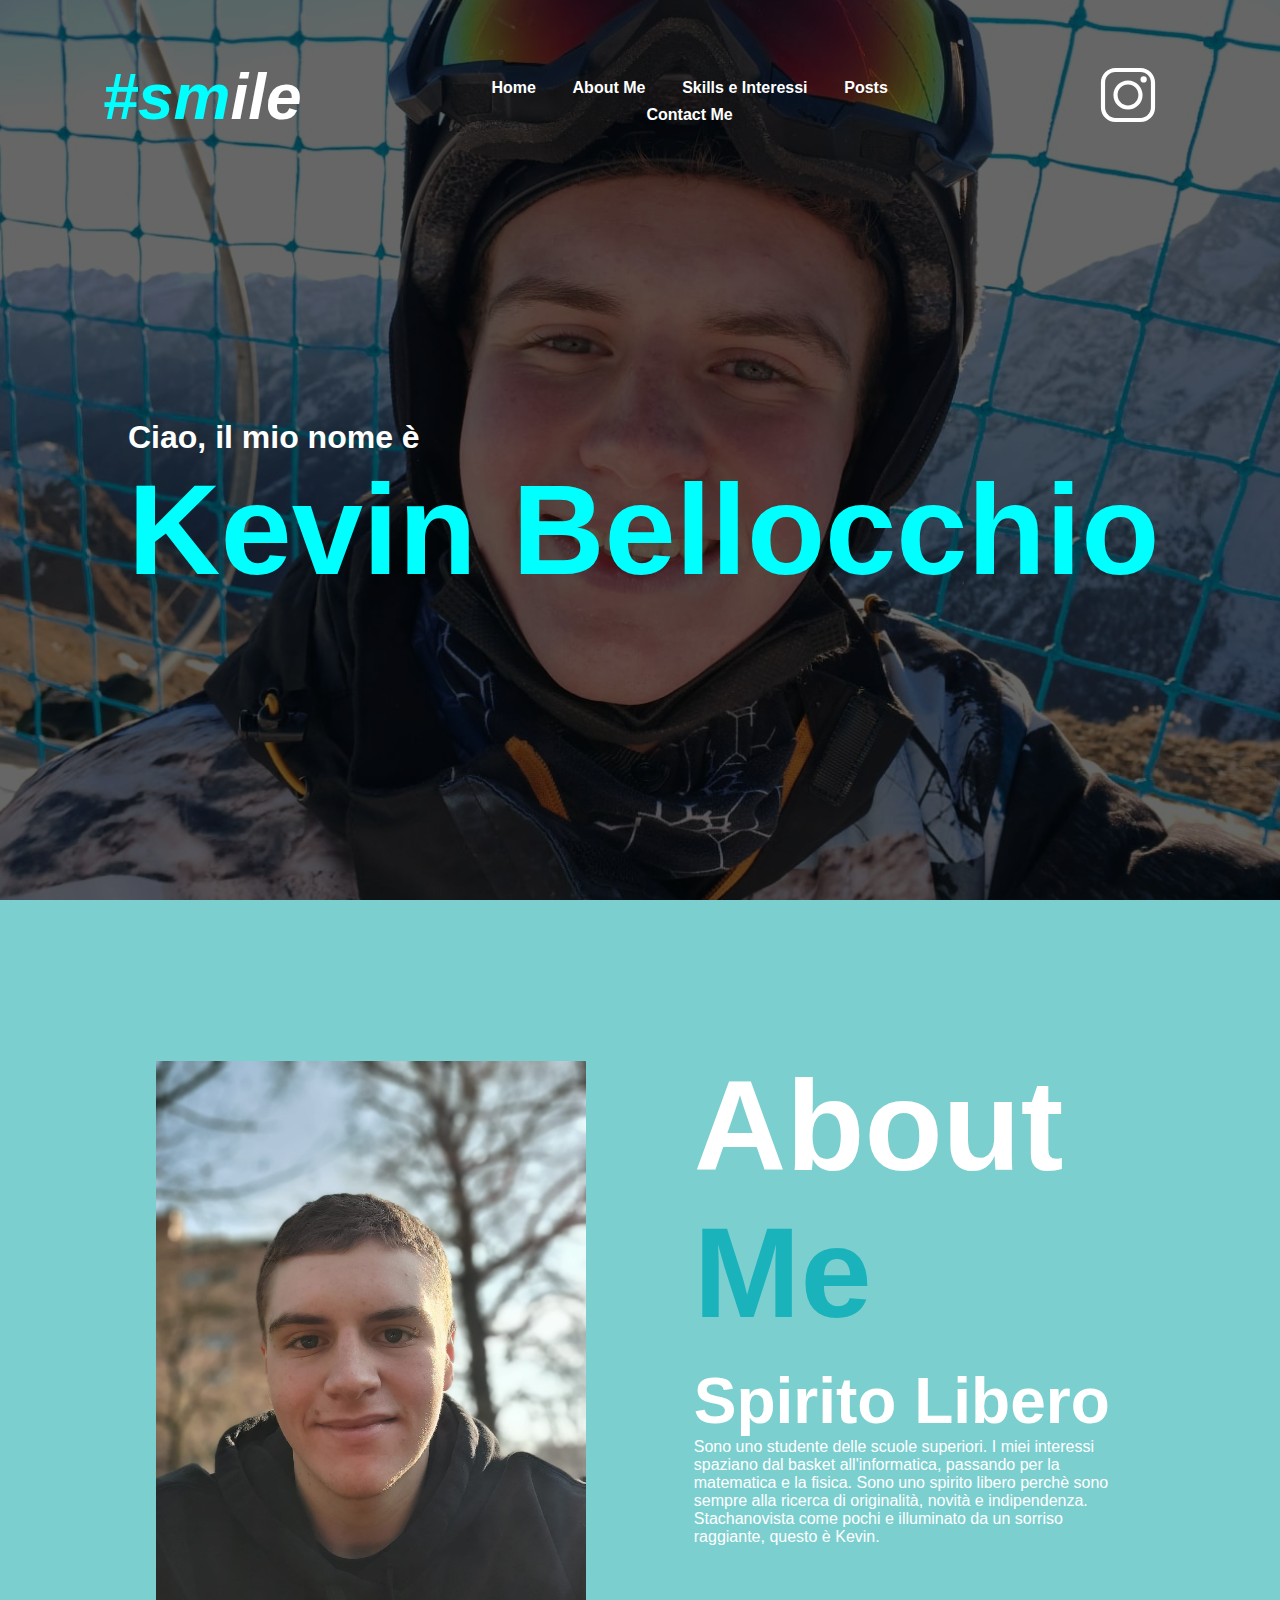
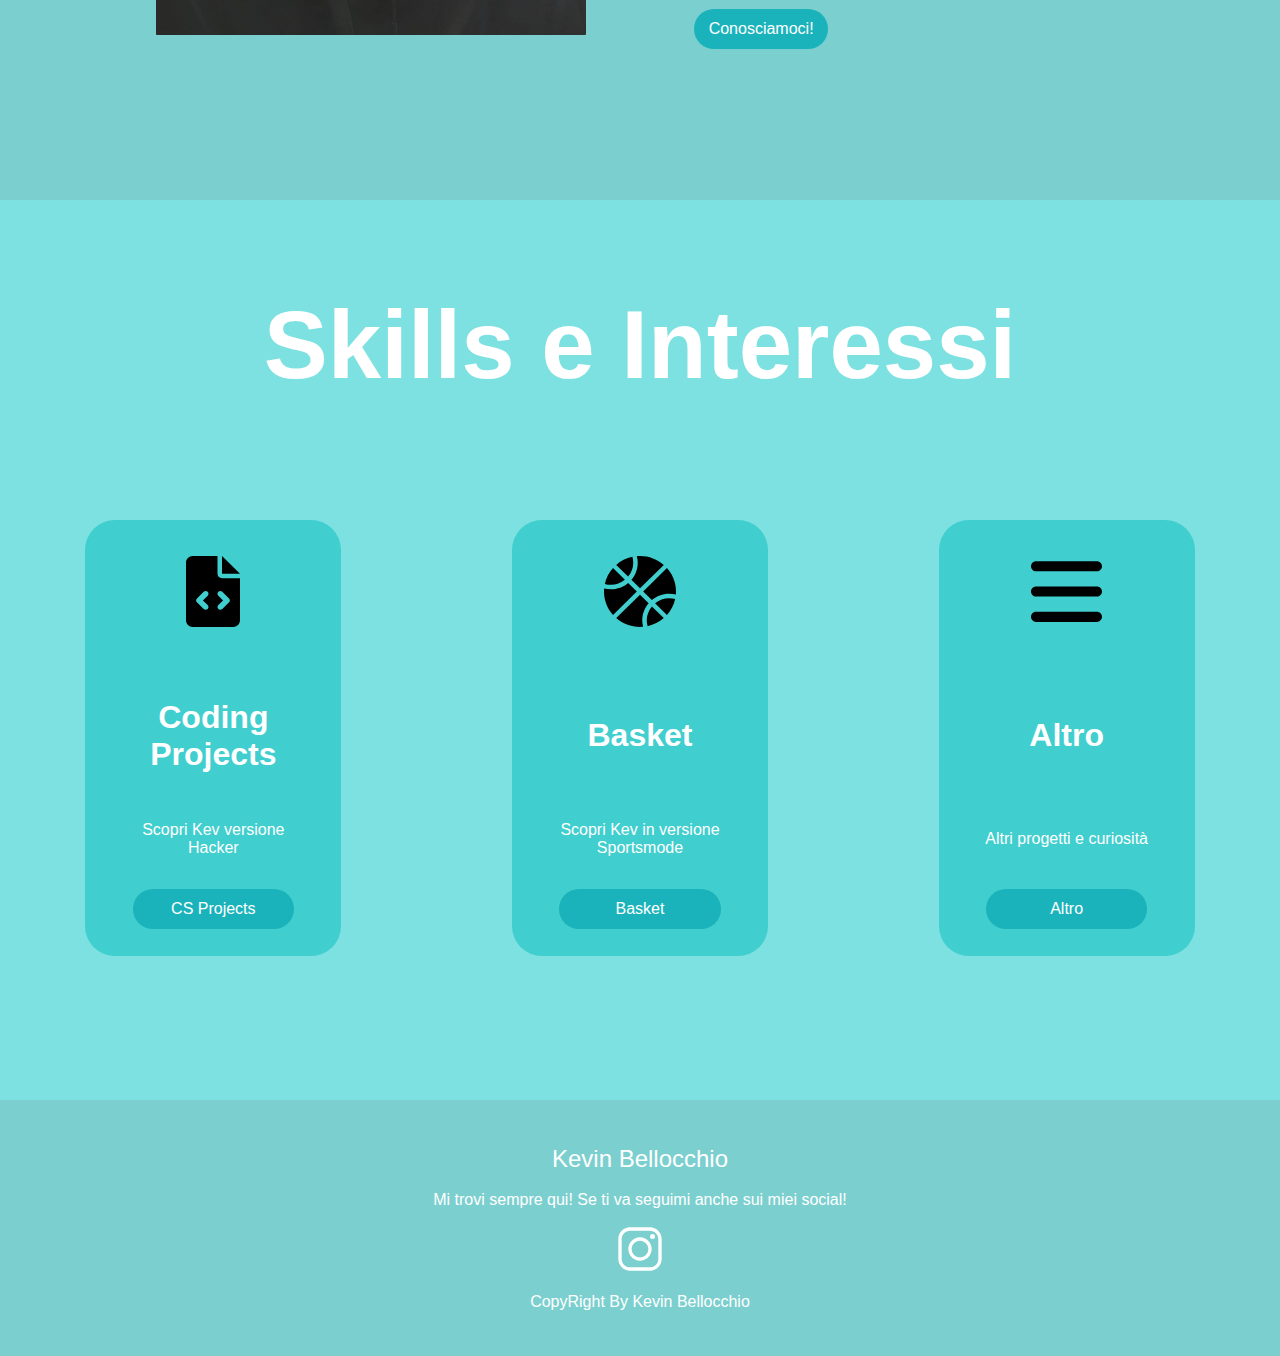
<file: index.html>
<!DOCTYPE html>
<html lang="en">
<head>
    <meta charset="UTF-8">
    <meta http-equiv="X-UA-Compatible" content="IE=edge">
    <meta name="viewport" content="width=device-width, initial-scale=1.0">
    <link rel="stylesheet" href="style.css">
    <link href="https://fonts.googleapis.com/css2?family=Josefin+Sans:ital,wght@0,100;0,200;0,300;0,400;0,500;0,600;0,700;1,100;1,200;1,300;1,400;1,500;1,600;1,700&display=swap" rel="stylesheet">

    <title>Kevin Bellocchio | Homepage</title>
</head>
<body>

    <div class="introduzione">
        <nav class="main-nav">
            <h3 class="logo"><span class="span-logo">#sm</span>ile</h3>
            <ul>
                <li><a href="index.html">Home</a></li>
                <li><a href="#AboutMe">About Me</a></li>
                <li><a href="#SkillsInteressi">Skills e Interessi</a></li>                
                <li><a href="template.html">Posts</a></li>
                <li><a href="template.html">Contact Me</a></li>
            </ul>
            <div>
                <a href="https://www.instagram.com/kevinbellocchio/" target="_blank" rel="noopener noreferrer">
                <svg xmlns="http://www.w3.org/2000/svg" x="0px" y="0px"
                width="100" height="100"
                viewBox="0 0 48 48"
                style=" fill:#000000;"><radialGradient id="yOrnnhliCrdS2gy~4tD8ma" cx="19.38" cy="42.035" r="44.899" gradientUnits="userSpaceOnUse"><stop offset="0" stop-color="#fd5"></stop><stop offset=".328" stop-color="#ff543f"></stop><stop offset=".348" stop-color="#fc5245"></stop><stop offset=".504" stop-color="#e64771"></stop><stop offset=".643" stop-color="#d53e91"></stop><stop offset=".761" stop-color="#cc39a4"></stop><stop offset=".841" stop-color="#c837ab"></stop></radialGradient><path fill="url(#undefined)" d="M34.017,41.99l-20,0.019c-4.4,0.004-8.003-3.592-8.008-7.992l-0.019-20	c-0.004-4.4,3.592-8.003,7.992-8.008l20-0.019c4.4-0.004,8.003,3.592,8.008,7.992l0.019,20	C42.014,38.383,38.417,41.986,34.017,41.99z"></path><radialGradient id="yOrnnhliCrdS2gy~4tD8mb" cx="11.786" cy="5.54" r="29.813" gradientTransform="matrix(1 0 0 .6663 0 1.849)" gradientUnits="userSpaceOnUse"><stop offset="0" stop-color="#4168c9"></stop><stop offset=".999" stop-color="#4168c9" stop-opacity="0"></stop></radialGradient><path fill="url(#undefined)" d="M34.017,41.99l-20,0.019c-4.4,0.004-8.003-3.592-8.008-7.992l-0.019-20	c-0.004-4.4,3.592-8.003,7.992-8.008l20-0.019c4.4-0.004,8.003,3.592,8.008,7.992l0.019,20	C42.014,38.383,38.417,41.986,34.017,41.99z"></path><path fill="#fff" d="M24,31c-3.859,0-7-3.14-7-7s3.141-7,7-7s7,3.14,7,7S27.859,31,24,31z M24,19c-2.757,0-5,2.243-5,5	s2.243,5,5,5s5-2.243,5-5S26.757,19,24,19z"></path><circle cx="31.5" cy="16.5" r="1.5" fill="#fff"></circle><path fill="#fff" d="M30,37H18c-3.859,0-7-3.14-7-7V18c0-3.86,3.141-7,7-7h12c3.859,0,7,3.14,7,7v12	C37,33.86,33.859,37,30,37z M18,13c-2.757,0-5,2.243-5,5v12c0,2.757,2.243,5,5,5h12c2.757,0,5-2.243,5-5V18c0-2.757-2.243-5-5-5H18z"></path></svg>
                </a>
            </div>
        </nav>

        <div class="nome">
            <h4>Ciao, il mio nome è</h4>
            <h1>Kevin Bellocchio</h1>
        </div>
    </div>

    <div class="about-me" id="AboutMe">
        <div class="img-wrapper">
            <img src="./src/aboutme.jpeg" alt="" class="img">
        </div>
        <div class="text">
            <h1>About <span>Me</span></h1>
            <br>
            <h3>Spirito Libero</h3>
            <p>
                Sono uno studente delle scuole superiori. I miei interessi spaziano
                dal basket all'informatica, passando per la matematica e la fisica. Sono uno spirito libero
                perchè sono sempre alla ricerca di originalità, novità e indipendenza. Stachanovista come pochi e 
                illuminato da un sorriso raggiante, questo è Kevin.
            </p>
            <button class="about-btn">
                <a href="">Conosciamoci!</a>
            </button>
        </div>
    </div>

    <div class="interessi" id="SkillsInteressi">
        <div class="titolo-interessi">
            <h2>Skills e Interessi</h2>
        </div>

        <div class="interessi-wrapper">
            <div class="card">
                <div class="interessi-icon coding">
                    <img src="./src/file-code-solid.svg" alt="">
                </div>
                <div class="interessi-eltitle">
                    <h4>Coding Projects</h4>
                </div>
                <p class="interessi-content">Scopri Kev versione Hacker</p>
                <button class="interessi-btn">CS Projects</button>
            </div>

            <div class="card">
                <div class="interessi-icon">
                    <img src="./src/basketball-solid.svg" alt="">
                </div>
                <div class="interessi-eltitle">
                    <h4>Basket</h4>
                </div>
                <p class="interessi-content">Scopri Kev in versione Sportsmode</p>
                <button class="interessi-btn">Basket</button>
            </div>

            <div class="card">
                <div class="interessi-icon">
                    <img src="./src/bars-solid.svg" alt="">
                </div>
                <div class="interessi-eltitle">
                    <h4>Altro</h4>
                </div>
                <p class="interessi-content">Altri progetti e curiosità</p>
                <button class="interessi-btn">Altro</button>
            </div>
        </div>
    </div>

    <div class="footer">
        <p class="name">Kevin Bellocchio</p>
        <p>Mi trovi sempre qui! Se ti va seguimi anche sui miei social!</p>
        <a href="https://www.instagram.com/kevinbellocchio/" target="_blank" rel="noopener noreferrer">
            <svg xmlns="http://www.w3.org/2000/svg" x="0px" y="0px"
            width="80" height="80"
            viewBox="0 0 48 48"
            style=" fill:#000000;"><radialGradient id="yOrnnhliCrdS2gy~4tD8ma" cx="19.38" cy="42.035" r="44.899" gradientUnits="userSpaceOnUse"><stop offset="0" stop-color="#fd5"></stop><stop offset=".328" stop-color="#ff543f"></stop><stop offset=".348" stop-color="#fc5245"></stop><stop offset=".504" stop-color="#e64771"></stop><stop offset=".643" stop-color="#d53e91"></stop><stop offset=".761" stop-color="#cc39a4"></stop><stop offset=".841" stop-color="#c837ab"></stop></radialGradient><path fill="url(#undefined)" d="M34.017,41.99l-20,0.019c-4.4,0.004-8.003-3.592-8.008-7.992l-0.019-20	c-0.004-4.4,3.592-8.003,7.992-8.008l20-0.019c4.4-0.004,8.003,3.592,8.008,7.992l0.019,20	C42.014,38.383,38.417,41.986,34.017,41.99z"></path><radialGradient id="yOrnnhliCrdS2gy~4tD8mb" cx="11.786" cy="5.54" r="29.813" gradientTransform="matrix(1 0 0 .6663 0 1.849)" gradientUnits="userSpaceOnUse"><stop offset="0" stop-color="#4168c9"></stop><stop offset=".999" stop-color="#4168c9" stop-opacity="0"></stop></radialGradient><path fill="url(#undefined)" d="M34.017,41.99l-20,0.019c-4.4,0.004-8.003-3.592-8.008-7.992l-0.019-20	c-0.004-4.4,3.592-8.003,7.992-8.008l20-0.019c4.4-0.004,8.003,3.592,8.008,7.992l0.019,20	C42.014,38.383,38.417,41.986,34.017,41.99z"></path><path fill="#fff" d="M24,31c-3.859,0-7-3.14-7-7s3.141-7,7-7s7,3.14,7,7S27.859,31,24,31z M24,19c-2.757,0-5,2.243-5,5	s2.243,5,5,5s5-2.243,5-5S26.757,19,24,19z"></path><circle cx="31.5" cy="16.5" r="1.5" fill="#fff"></circle><path fill="#fff" d="M30,37H18c-3.859,0-7-3.14-7-7V18c0-3.86,3.141-7,7-7h12c3.859,0,7,3.14,7,7v12	C37,33.86,33.859,37,30,37z M18,13c-2.757,0-5,2.243-5,5v12c0,2.757,2.243,5,5,5h12c2.757,0,5-2.243,5-5V18c0-2.757-2.243-5-5-5H18z"></path></svg>
        </a>
        <p class="copyright">CopyRight By Kevin Bellocchio</p>

    </div>


    <script src="script.js"></script>    
</body>
</html>
</file>
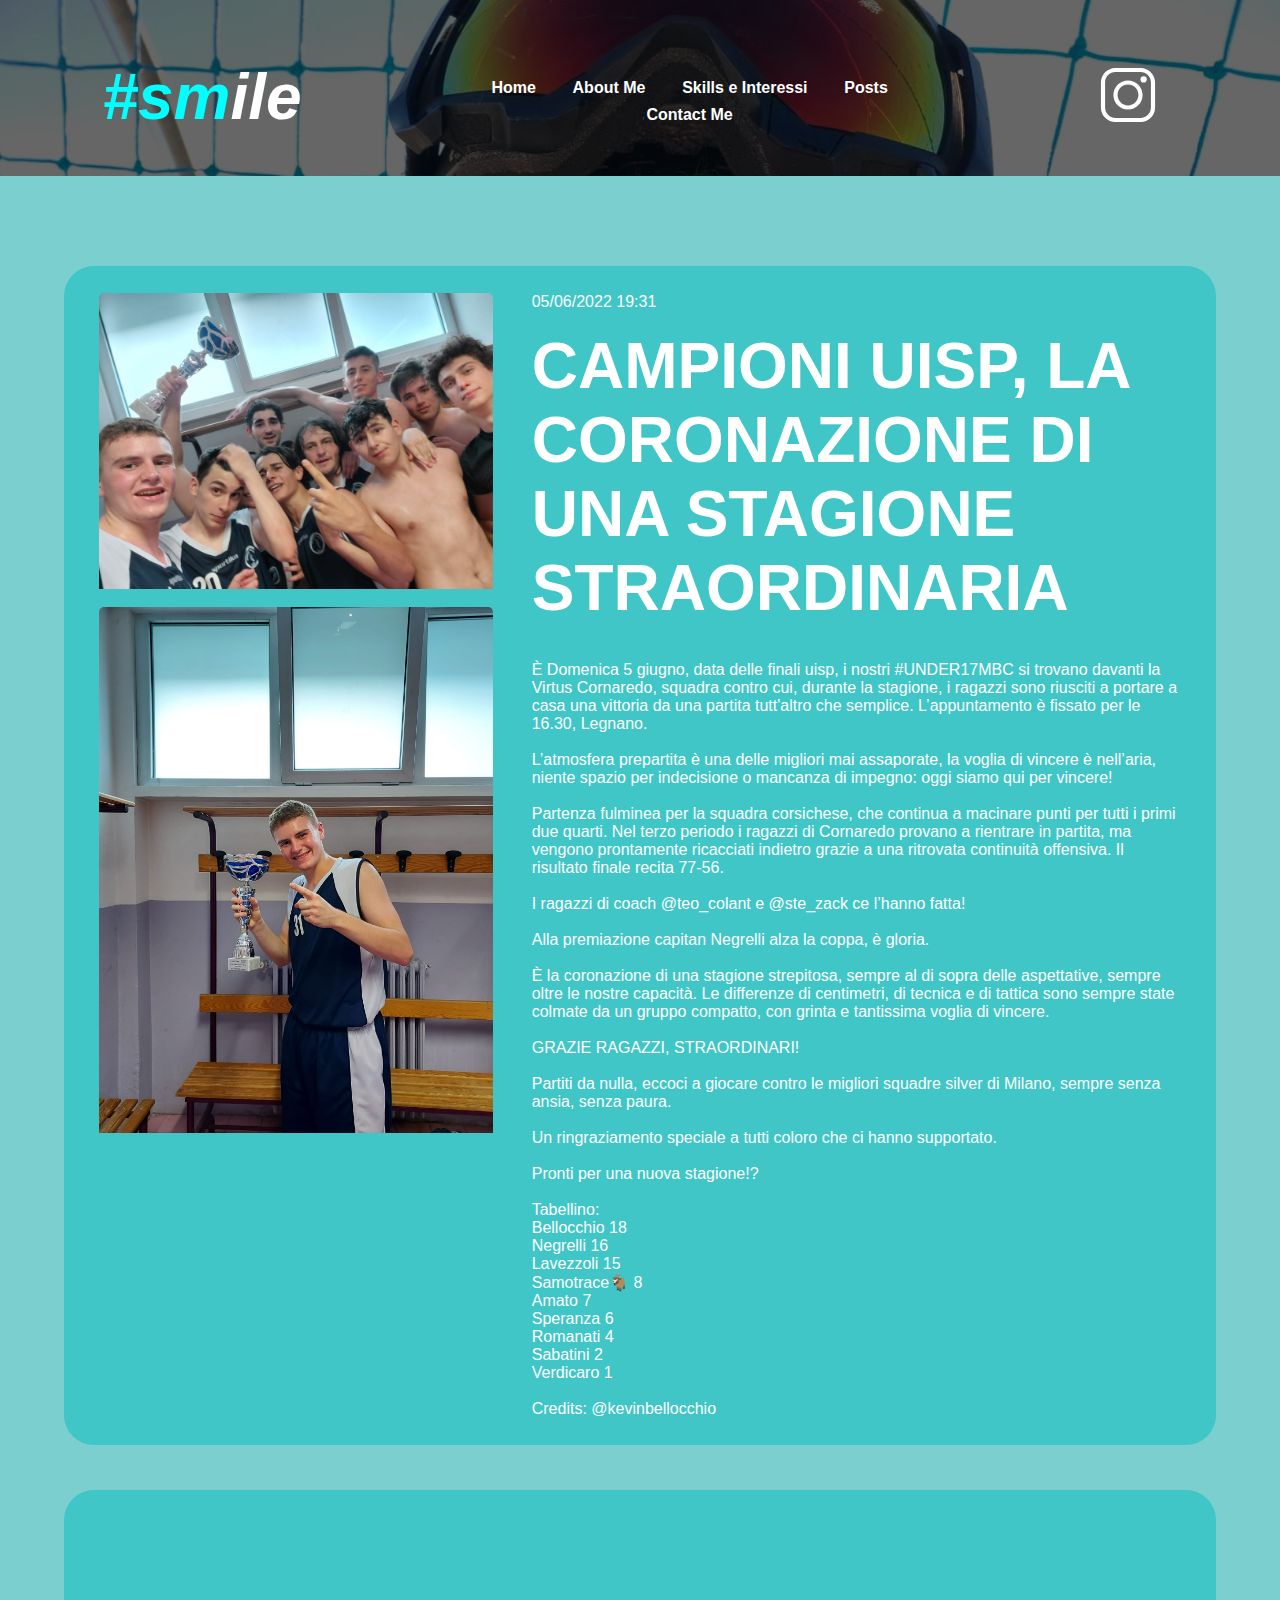
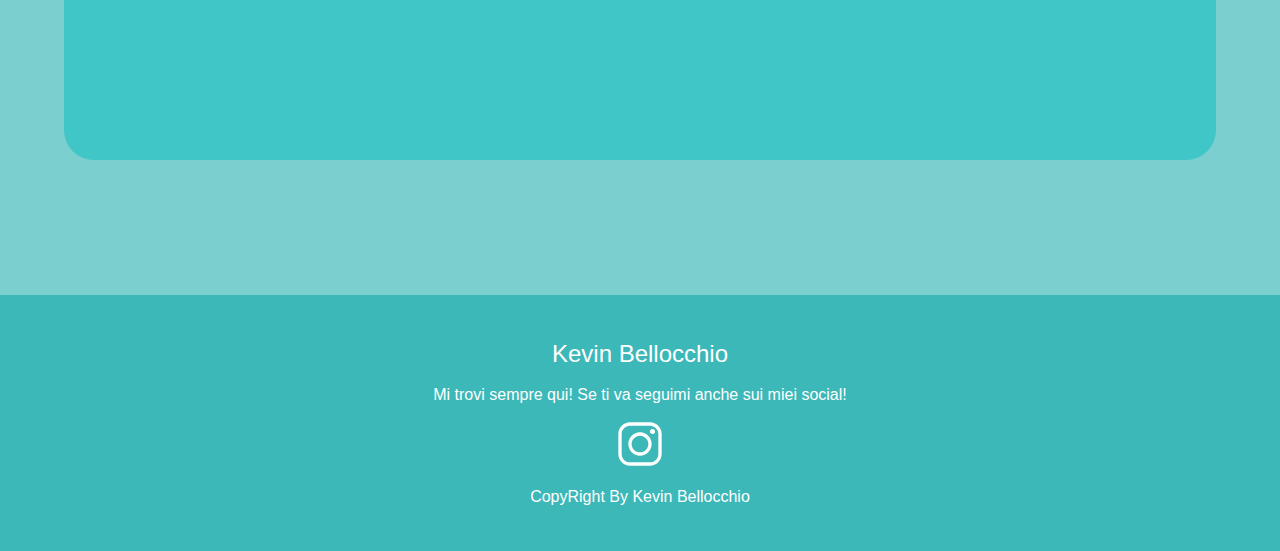
<file: template.html>
<!DOCTYPE html>
<html lang="en">
<head>
    <meta charset="UTF-8">
    <meta http-equiv="X-UA-Compatible" content="IE=edge">
    <meta name="viewport" content="width=device-width, initial-scale=1.0">
    <link href="https://fonts.googleapis.com/css2?family=Josefin+Sans:ital,wght@0,100;0,200;0,300;0,400;0,500;0,600;0,700;1,100;1,200;1,300;1,400;1,500;1,600;1,700&display=swap" rel="stylesheet">
    <link rel="stylesheet" href="style.css">
    <link rel="stylesheet" href="tempstyles.css">
    <title>Template</title>
</head>
<body>

    <div class="introduzione">
        <nav class="main-nav">
            <h3 class="logo"><span class="span-logo">#sm</span>ile</h3>
            <ul>
                <li><a href="index.html">Home</a></li>
                <li><a href="#AboutMe">About Me</a></li>
                <li><a href="#SkillsInteressi">Skills e Interessi</a></li>                
                <li><a href="template.html">Posts</a></li>
                <li><a href="template.html">Contact Me</a></li>
            </ul>
            <div>
                <a href="https://www.instagram.com/kevinbellocchio/" target="_blank" rel="noopener noreferrer">
                <svg xmlns="http://www.w3.org/2000/svg" x="0px" y="0px"
                width="100" height="100"
                viewBox="0 0 48 48"
                style=" fill:#000000;"><radialGradient id="yOrnnhliCrdS2gy~4tD8ma" cx="19.38" cy="42.035" r="44.899" gradientUnits="userSpaceOnUse"><stop offset="0" stop-color="#fd5"></stop><stop offset=".328" stop-color="#ff543f"></stop><stop offset=".348" stop-color="#fc5245"></stop><stop offset=".504" stop-color="#e64771"></stop><stop offset=".643" stop-color="#d53e91"></stop><stop offset=".761" stop-color="#cc39a4"></stop><stop offset=".841" stop-color="#c837ab"></stop></radialGradient><path fill="url(#undefined)" d="M34.017,41.99l-20,0.019c-4.4,0.004-8.003-3.592-8.008-7.992l-0.019-20	c-0.004-4.4,3.592-8.003,7.992-8.008l20-0.019c4.4-0.004,8.003,3.592,8.008,7.992l0.019,20	C42.014,38.383,38.417,41.986,34.017,41.99z"></path><radialGradient id="yOrnnhliCrdS2gy~4tD8mb" cx="11.786" cy="5.54" r="29.813" gradientTransform="matrix(1 0 0 .6663 0 1.849)" gradientUnits="userSpaceOnUse"><stop offset="0" stop-color="#4168c9"></stop><stop offset=".999" stop-color="#4168c9" stop-opacity="0"></stop></radialGradient><path fill="url(#undefined)" d="M34.017,41.99l-20,0.019c-4.4,0.004-8.003-3.592-8.008-7.992l-0.019-20	c-0.004-4.4,3.592-8.003,7.992-8.008l20-0.019c4.4-0.004,8.003,3.592,8.008,7.992l0.019,20	C42.014,38.383,38.417,41.986,34.017,41.99z"></path><path fill="#fff" d="M24,31c-3.859,0-7-3.14-7-7s3.141-7,7-7s7,3.14,7,7S27.859,31,24,31z M24,19c-2.757,0-5,2.243-5,5	s2.243,5,5,5s5-2.243,5-5S26.757,19,24,19z"></path><circle cx="31.5" cy="16.5" r="1.5" fill="#fff"></circle><path fill="#fff" d="M30,37H18c-3.859,0-7-3.14-7-7V18c0-3.86,3.141-7,7-7h12c3.859,0,7,3.14,7,7v12	C37,33.86,33.859,37,30,37z M18,13c-2.757,0-5,2.243-5,5v12c0,2.757,2.243,5,5,5h12c2.757,0,5-2.243,5-5V18c0-2.757-2.243-5-5-5H18z"></path></svg>
                </a>
            </div>
        </nav>
    </div>

    <div class="post-wrapper">
        <div class="post card">
            <div class="post-image">
                <img src="./src/campioniuisp.jpeg" alt="">
                <img src="./src/kevincampioneuisp.jpeg" alt="">
            </div>
            <div class="description-wrapper">
                <div class="data">
                    05/06/2022 19:31
                </div>
                <div class="post-title">
                    <h3>CAMPIONI UISP, LA CORONAZIONE DI UNA STAGIONE STRAORDINARIA
                    </h1>
                </div>
                <div class="post-content">
                    <p>È Domenica 5 giugno, data delle finali uisp, i nostri #UNDER17MBC si trovano davanti la Virtus Cornaredo, squadra contro cui, durante la stagione, i ragazzi sono riusciti a portare a casa una vittoria da una partita tutt'altro che semplice. L’appuntamento  è fissato per le 16.30, Legnano. <br><br>

                        L’atmosfera prepartita è una delle migliori mai assaporate, la voglia di vincere è nell’aria, niente spazio per indecisione o mancanza di impegno: oggi siamo qui per vincere! <br><br>
                        
                        Partenza fulminea per la squadra corsichese, che continua a macinare punti per tutti i primi due quarti. Nel terzo periodo i ragazzi di Cornaredo provano a rientrare in partita, ma vengono prontamente ricacciati indietro grazie a una ritrovata continuità offensiva. 
                        Il risultato finale recita 77-56. <br><br>
                        
                        I ragazzi di coach @teo_colant e @ste_zack ce l’hanno fatta! <br><br>
                        
                        Alla premiazione capitan Negrelli alza la coppa, è gloria. <br><br>
                        
                        È la coronazione di una stagione strepitosa, sempre al di sopra delle aspettative, sempre oltre le nostre capacità. Le differenze di centimetri, di tecnica e di tattica sono sempre state colmate da un gruppo compatto, con grinta e tantissima voglia di vincere. <br><br>
                        
                        GRAZIE RAGAZZI, STRAORDINARI! <br><br>
                        
                        Partiti da nulla, eccoci a giocare contro le migliori squadre silver di Milano, sempre senza ansia, senza paura. <br><br>
                        
                        Un ringraziamento speciale a tutti coloro che ci hanno supportato. <br><br>
                        
                        Pronti per una nuova stagione!? <br><br>
                        
                        Tabellino: <br>
                        Bellocchio 18 <br>
                        Negrelli 16 <br>
                        Lavezzoli  15 <br>
                        Samotrace🐐  8 <br>
                        Amato 7 <br>
                        Speranza 6 <br>
                        Romanati 4 <br>
                        Sabatini  2 <br>
                        Verdicaro 1 <br><br>
                        
                        Credits: @kevinbellocchio
                        </p>
                </div>
            </div>
        </div>

        <div class="post card">
            
        </div>
    </div>


    <div class="footer">
        <p class="name">Kevin Bellocchio</p>
        <p>Mi trovi sempre qui! Se ti va seguimi anche sui miei social!</p>
        <a href="https://www.instagram.com/kevinbellocchio/" target="_blank" rel="noopener noreferrer">
            <svg xmlns="http://www.w3.org/2000/svg" x="0px" y="0px"
            width="80" height="80"
            viewBox="0 0 48 48"
            style=" fill:#000000;"><radialGradient id="yOrnnhliCrdS2gy~4tD8ma" cx="19.38" cy="42.035" r="44.899" gradientUnits="userSpaceOnUse"><stop offset="0" stop-color="#fd5"></stop><stop offset=".328" stop-color="#ff543f"></stop><stop offset=".348" stop-color="#fc5245"></stop><stop offset=".504" stop-color="#e64771"></stop><stop offset=".643" stop-color="#d53e91"></stop><stop offset=".761" stop-color="#cc39a4"></stop><stop offset=".841" stop-color="#c837ab"></stop></radialGradient><path fill="url(#undefined)" d="M34.017,41.99l-20,0.019c-4.4,0.004-8.003-3.592-8.008-7.992l-0.019-20	c-0.004-4.4,3.592-8.003,7.992-8.008l20-0.019c4.4-0.004,8.003,3.592,8.008,7.992l0.019,20	C42.014,38.383,38.417,41.986,34.017,41.99z"></path><radialGradient id="yOrnnhliCrdS2gy~4tD8mb" cx="11.786" cy="5.54" r="29.813" gradientTransform="matrix(1 0 0 .6663 0 1.849)" gradientUnits="userSpaceOnUse"><stop offset="0" stop-color="#4168c9"></stop><stop offset=".999" stop-color="#4168c9" stop-opacity="0"></stop></radialGradient><path fill="url(#undefined)" d="M34.017,41.99l-20,0.019c-4.4,0.004-8.003-3.592-8.008-7.992l-0.019-20	c-0.004-4.4,3.592-8.003,7.992-8.008l20-0.019c4.4-0.004,8.003,3.592,8.008,7.992l0.019,20	C42.014,38.383,38.417,41.986,34.017,41.99z"></path><path fill="#fff" d="M24,31c-3.859,0-7-3.14-7-7s3.141-7,7-7s7,3.14,7,7S27.859,31,24,31z M24,19c-2.757,0-5,2.243-5,5	s2.243,5,5,5s5-2.243,5-5S26.757,19,24,19z"></path><circle cx="31.5" cy="16.5" r="1.5" fill="#fff"></circle><path fill="#fff" d="M30,37H18c-3.859,0-7-3.14-7-7V18c0-3.86,3.141-7,7-7h12c3.859,0,7,3.14,7,7v12	C37,33.86,33.859,37,30,37z M18,13c-2.757,0-5,2.243-5,5v12c0,2.757,2.243,5,5,5h12c2.757,0,5-2.243,5-5V18c0-2.757-2.243-5-5-5H18z"></path></svg>
        </a>
        <p class="copyright">CopyRight By Kevin Bellocchio</p>

    </div>

    <script src=""></script>
</body>
</html>
</file>
<file: style.css>
@font-face {
    font-family: "Century Gothic";
    src: url("./fonts/century-gothic/GOTHIC.TTF");
    font-weight: normal;
    font-style: normal;
}

*{
    box-sizing: border-box;
    font-family: "Josephine Sans", sans-serif;
    color: #ffffff;    
    padding: 0;
    margin: 0;
}

/*Headers*/

h4{
    /*font-size: calc(0.4*6.5vw);*/
    /*h2/2*/
    font-size: 2em;
}

h3{
    /*font-size: calc(0.5*6.5vw);*/
    /*between h2 and h4*/
    font-size: 4em;
}

h2{
    /*font-size: calc(2/3*6.5vw);*/
    /*66% of h1*/
    font-size: 6em;
}

h1{
    /*font-size: 6.5vw;*/
    font-size: 8em;
}

/*Fine headers*/

/*
stili prima pagina
*/

.introduzione{
    min-height: 100vh;
    min-width: 100%; 
    background-image: url("./src/fotoSfondo.jpeg");
    background-size: cover;
    background-position: center;
    background-color: rgba(0,0,0,0.6);
    background-blend-mode: multiply;
}

/*div prima pagina*/

.main-nav{
    display:flex;
    align-items: center;
    justify-content: space-between;
    padding-left: 8%;
    padding-right: 8%;
    padding-top: 5vh;
}

.logo{
    font-style: italic;
    cursor: pointer;
}

.span-logo{
    color: aqua;
}

span{
    color: rgb(26, 179, 187);
}

nav ul{
    min-width: 50%;
    text-align: center;
}

nav ul li{
    display: inline-block;
    padding-right: 3%;
    padding-left: 3%; 
    padding-top: 1vh;
}

nav ul li a{
    text-decoration: none;
    font-weight: bold;
}

nav ul li a:hover{
    color: aqua;
    transition: 0.6s;
}

.nome{
    padding-top: 30vh;
    padding-left: 10%;
}

.nome h1{
    color: aqua;
}

/*Fine prima pagina*/

/*About me page*/
.about-me{
    display: flex;
    background-color: rgba(0, 162, 162, 0.515);
    min-height: 100vh;
    min-width: 100%;
    align-items: center;
    justify-content: space-around;
    padding-top: 3vh;
    padding-left: 8%;
    padding-right: 8%;
    padding-bottom: 3vh;

}

.img-wrapper{
    max-width: 40%;       
}

.img{
    max-width: 100%;    
    border-radius: 1px;
}

.text{
    width: 40%;
}

.about-btn, .interessi-btn{
    background-color: rgb(26, 179, 187);
    border: 2px solid transparent;
    border-radius: 30px;
    padding-top: 1vh;
    padding-bottom: 1vh;
    padding-left: 3%;
    padding-right: 3%;
    font-size: 1em;
    font-weight: normal;
    transition: 0.6s;
}

.about-btn{
    margin-top: 7vh;
}

.interessi-btn{
    margin-top: 2vh;
    width: 90%;
}

.about-btn:hover, .interessi-btn:hover{
    background-color: transparent;
    border: 2px solid white;
}

.about-btn a, .interessi-btn a{
    text-decoration: none;
}

/*Interessi page*/

.interessi{
    background-color: rgba(2, 197, 197, 0.515);
    width: 100%;
    padding-bottom: 10vh;
    padding-top: 10vh;
    min-height: 100vh;

}

.titolo-interessi{
    text-align: center;
    padding-bottom: 10vh;
}

.interessi-wrapper{
    display: flex;
    min-height: 55vh;
    align-items: center;
    justify-content: space-around;    
}

.card{
    width: 20vw;
    min-height: 100%;
    background-color: rgba(8, 189, 189, 0.515);
    border-radius: 30px;
    padding-top: 3vh;
    padding-bottom: 3vh;
    padding-left: 3%;
    padding-right: 3%;
    display: flex;
    flex-direction: column;
    justify-content: space-between;
    align-items: center;
    
}


.interessi-eltitle{
    min-height: 16vh; 
    display: flex;
    align-items: center; 
    justify-content: center;  
    text-align: center; 
}

.interessi-content{
    min-height: 7vh;  
    display: flex;
    align-items: center; 
    justify-content: center;  
    text-align: center;    
}

.interessi-icon{
    width: 100%;
    height: 10vh;
    margin-bottom: 3vh;
    display: flex;
    justify-content: center;
    align-items: center;
}

.interessi-icon img{
    width: 40%;
}

.coding img{
    width: 30%;
}


/*Footer*/

.footer{
    background-color:rgba(0, 162, 162, 0.515);
    text-align: center;
    padding-top: 5vh;    
}

.name{
    font-size: 1.5em;
    margin-bottom: 2vh;
}

.copyright{
    padding-bottom: 5vh;
}

@media screen and (max-width: 745px) {
    .interessi-wrapper{
        flex-direction: column;
    }

    .card{
        width: 40%;
        margin-bottom: 5vh;
    }

    .interessi-eltitle{
        min-height: 7vh;
    }

    .interessi-content{
        min-height: 4vh;
    }

    .interessi-icon img{
        width: 30%;
        padding-top:1vh;
    }

    .coding img{
        width: 20%;        
    }

    .introduzione{
        width: 230vw;
    }

    .about-me{
        width: 230vw;
    }

    .interessi{
        width: 230vw;
    }

    .footer{
        width: 230vw;
    }

    @media screen and (max-height: 400px) {
        .card{
            margin-bottom: 10vh;
        }
    }
}
</file>
<file: tempstyles.css>
.introduzione{
    min-height: fit-content;
    background-position: top;
    padding-bottom: 3vh;
}

body{
    background-color: rgba(0, 162, 162, 0.515);
}

.post-wrapper{
    padding-top: 10vh;
    padding-bottom: 10vh;
    display: flex;
    flex-direction: column;
    justify-content: space-around;
    align-items: center;
    padding-left: 5%;
    padding-right: 5%;
}

.post{
    align-self: center;
    min-width: 100%;
    width: fit-content;
    min-height: 30vh;
    display: flex;    
    flex-direction: row;  
    margin-bottom: 5vh;  
}

.post-image{
    display: flex;
    align-items: center;
    flex-direction: column;
    width: 40%;   
    align-self: flex-start;
    padding-right: 3vw;
}

.post-image img{
    width: 100%;
    padding-bottom: 2vh;
    border-radius: 5px
    ;
}

.description-wrapper{
    width: 60%;
    display: flex;
    flex-direction: column;
    align-self: flex-start;
    justify-content: flex-start;
}

.post-title{
    min-height: 10vh;
    padding-top: 2vh;
    padding-bottom: 2vh;  
    margin-bottom: 2vh;  
}


/*ricordarsi di mettere dentro tutte le sezioni del sito*/
@media screen and (max-width: 745px) {
    .post-wrapper{
        width: 260vw;   
    }

    .introduzione{
        width:260vw;
    }

    .footer{
        width: 260vw;
    }
}
</file>
